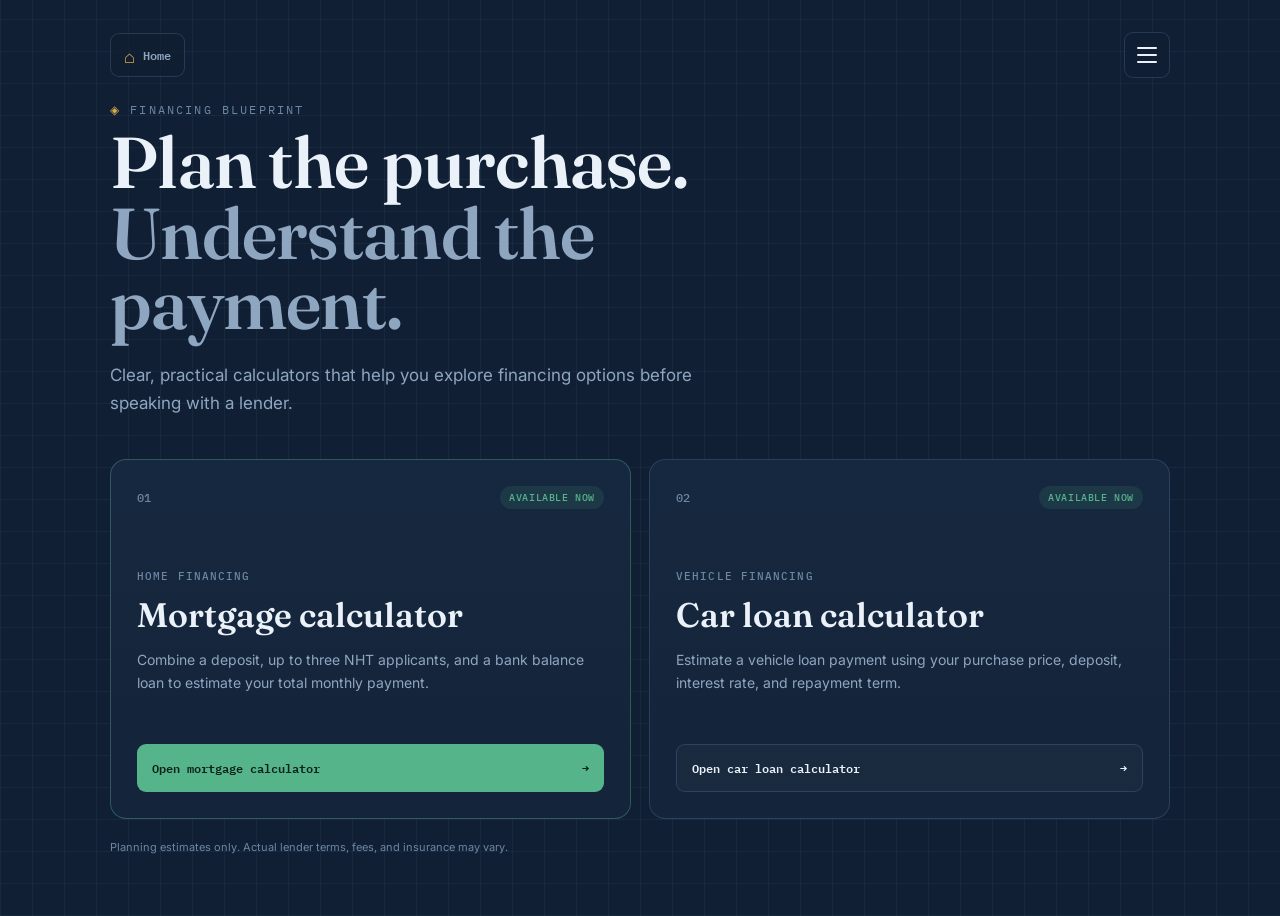
<file: index.html>
<!DOCTYPE html>
<html lang="en">
<head>
<meta charset="UTF-8">
<meta name="viewport" content="width=device-width, initial-scale=1">
<meta name="description" content="Simple planning tools for mortgages and car loans in Jamaica.">
<title>Financing Blueprint</title>
<link rel="stylesheet" href="styles.css">
</head>
<body class="home-page">
  <header class="site-header">
    <a class="home-button" href="index.html" aria-label="Go to homepage"><span aria-hidden="true">⌂</span> Home</a>
    <div class="site-menu">
      <button class="menu-toggle" type="button" aria-label="Open navigation menu" aria-expanded="false" aria-controls="siteMenu">
        <span></span><span></span><span></span>
      </button>
      <nav class="menu-panel" id="siteMenu" aria-label="Site pages" hidden>
        <a href="index.html" aria-current="page">Home</a>
        <a href="mortgage-calculator.html">Mortgage calculator</a>
        <a href="car-loan-calculator.html">Car loan calculator</a>
      </nav>
    </div>
  </header>
<main class="home-shell">
  <header class="home-hero">
    <p class="eyebrow">Financing Blueprint</p>
    <h1>Plan the purchase.<br><span>Understand the payment.</span></h1>
    <p class="home-intro">Clear, practical calculators that help you explore financing options before speaking with a lender.</p>
  </header>

  <section class="tool-grid" aria-label="Available calculators">
    <article class="tool-card tool-card-featured">
      <div class="tool-card-top">
        <span class="tool-number">01</span>
        <span class="availability available">Available now</span>
      </div>
      <div>
        <p class="tool-kicker">Home financing</p>
        <h2>Mortgage calculator</h2>
        <p>Combine a deposit, up to three NHT applicants, and a bank balance loan to estimate your total monthly payment.</p>
      </div>
      <a class="tool-button primary" href="mortgage-calculator.html">Open mortgage calculator <span aria-hidden="true">→</span></a>
    </article>

    <article class="tool-card">
      <div class="tool-card-top">
        <span class="tool-number">02</span>
        <span class="availability available">Available now</span>
      </div>
      <div>
        <p class="tool-kicker">Vehicle financing</p>
        <h2>Car loan calculator</h2>
        <p>Estimate a vehicle loan payment using your purchase price, deposit, interest rate, and repayment term.</p>
      </div>
      <a class="tool-button secondary" href="car-loan-calculator.html">Open car loan calculator <span aria-hidden="true">→</span></a>
    </article>
  </section>

  <p class="home-note">Planning estimates only. Actual lender terms, fees, and insurance may vary.</p>
</main>
<script src="navigation.js"></script>
</body>
</html>
</file>
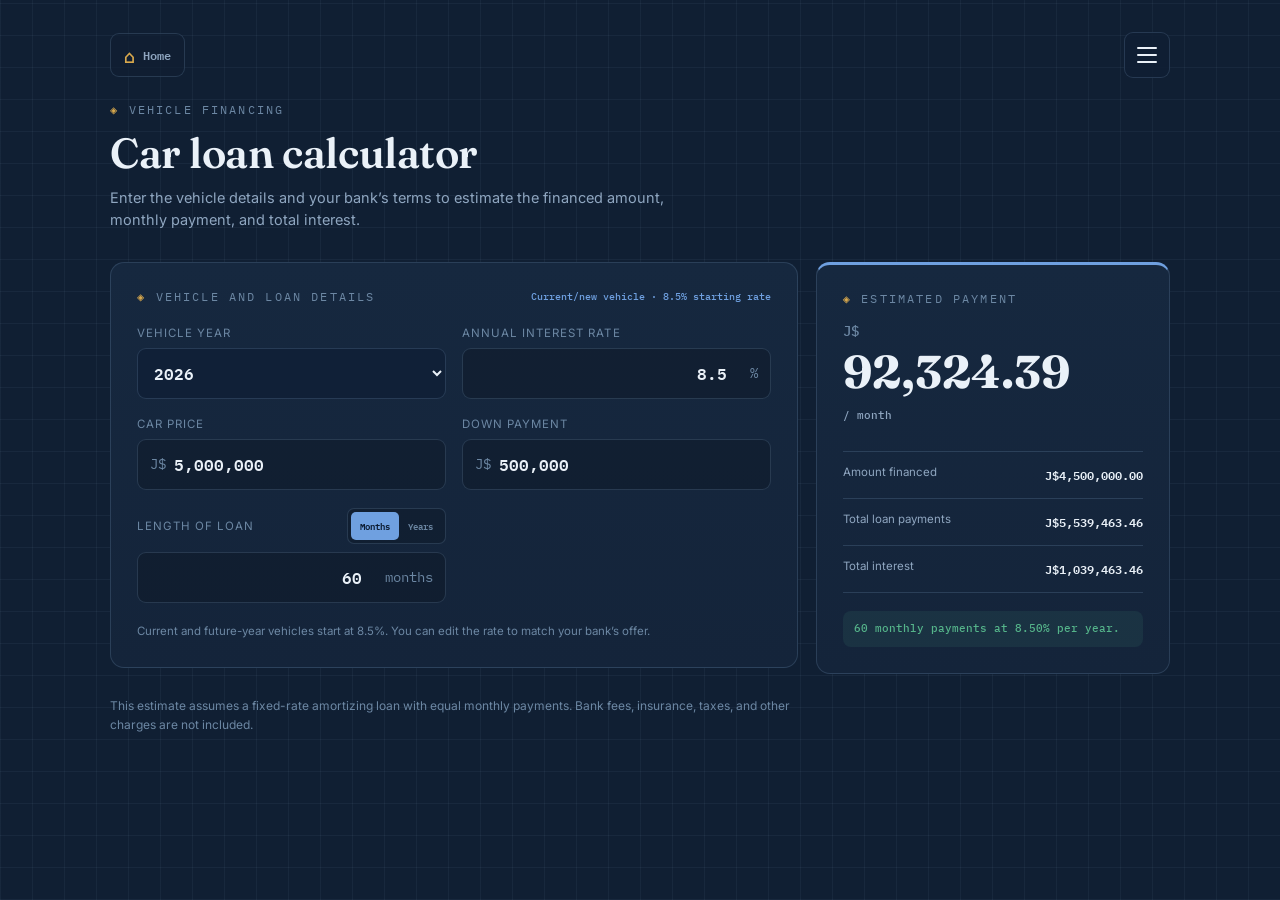
<file: car-loan-calculator.html>
<!DOCTYPE html>
<html lang="en">
<head>
<meta charset="UTF-8">
<meta name="viewport" content="width=device-width, initial-scale=1">
<meta name="description" content="Estimate a car loan payment using the vehicle year, price, down payment, bank rate, and loan term.">
<title>Car Loan Calculator — Financing Blueprint</title>
<link rel="stylesheet" href="styles.css">
</head>
<body class="car-loan-page">
  <header class="site-header">
    <a class="home-button" href="index.html" aria-label="Go to homepage"><span aria-hidden="true">⌂</span> Home</a>
    <div class="site-menu">
      <button class="menu-toggle" type="button" aria-label="Open navigation menu" aria-expanded="false" aria-controls="siteMenu">
        <span></span><span></span><span></span>
      </button>
      <nav class="menu-panel" id="siteMenu" aria-label="Site pages" hidden>
        <a href="index.html">Home</a>
        <a href="mortgage-calculator.html">Mortgage calculator</a>
        <a href="car-loan-calculator.html" aria-current="page">Car loan calculator</a>
      </nav>
    </div>
  </header>
<main class="car-calculator-shell">
  <header class="calculator-heading">
    <p class="eyebrow">Vehicle financing</p>
    <h1>Car loan calculator</h1>
    <p class="sub">Enter the vehicle details and your bank’s terms to estimate the financed amount, monthly payment, and total interest.</p>
  </header>

  <div class="car-calculator-grid">
    <section class="panel car-input-panel" aria-labelledby="vehicleDetailsHeading">
      <div class="section-heading">
        <p class="eyebrow" id="vehicleDetailsHeading">Vehicle and loan details</p>
        <span class="year-rule" id="yearRule">Rate based on vehicle year</span>
      </div>

      <div class="car-fields-grid">
        <div class="top-field">
          <label for="vehicleYear">Vehicle year</label>
          <select class="select-input" id="vehicleYear"></select>
        </div>

        <div class="top-field">
          <label for="interestRate">Annual interest rate</label>
          <div class="money-input suffix-input"><input type="number" inputmode="decimal" id="interestRate" value="8.5" min="0" step="0.01"><span>%</span></div>
        </div>

        <div class="top-field">
          <label for="carPrice">Car price</label>
          <div class="money-input"><span>J$</span><input type="text" inputmode="decimal" data-car-currency id="carPrice" value="5,000,000"></div>
        </div>

        <div class="top-field">
          <label for="downPayment">Down payment</label>
          <div class="money-input"><span>J$</span><input type="text" inputmode="decimal" data-car-currency id="downPayment" value="500,000"></div>
        </div>

        <div class="top-field car-term-field">
          <div class="term-label-row">
            <label for="loanTerm">Length of loan</label>
            <div class="term-unit-toggle" role="group" aria-label="Loan length unit">
              <button type="button" class="is-active" data-term-unit="months" aria-pressed="true">Months</button>
              <button type="button" data-term-unit="years" aria-pressed="false">Years</button>
            </div>
          </div>
          <div class="money-input suffix-input"><input type="number" inputmode="decimal" id="loanTerm" value="60" min="1" max="120" step="1"><span id="loanTermSuffix">months</span></div>
        </div>
      </div>
      <p class="rate-note" id="rateNote">Current and future-year vehicles start at 8.5%. You can edit the rate to match your bank’s offer.</p>
    </section>

    <aside class="panel car-results-panel" aria-live="polite">
      <p class="eyebrow">Estimated payment</p>
      <p class="car-monthly"><span>J$</span><strong id="carMonthlyPayment">0.00</strong><small>/ month</small></p>
      <div class="car-result-list">
        <div><span>Amount financed</span><strong id="amountFinanced">J$0.00</strong></div>
        <div><span>Total loan payments</span><strong id="totalLoanPayments">J$0.00</strong></div>
        <div><span>Total interest</span><strong id="totalInterest">J$0.00</strong></div>
      </div>
      <p class="car-status" id="carStatus">Enter your loan details to see an estimate.</p>
    </aside>
  </div>

  <p class="footnote">This estimate assumes a fixed-rate amortizing loan with equal monthly payments. Bank fees, insurance, taxes, and other charges are not included.</p>
</main>
<script src="navigation.js"></script>
<script src="car-loan.js"></script>
</body>
</html>
</file>
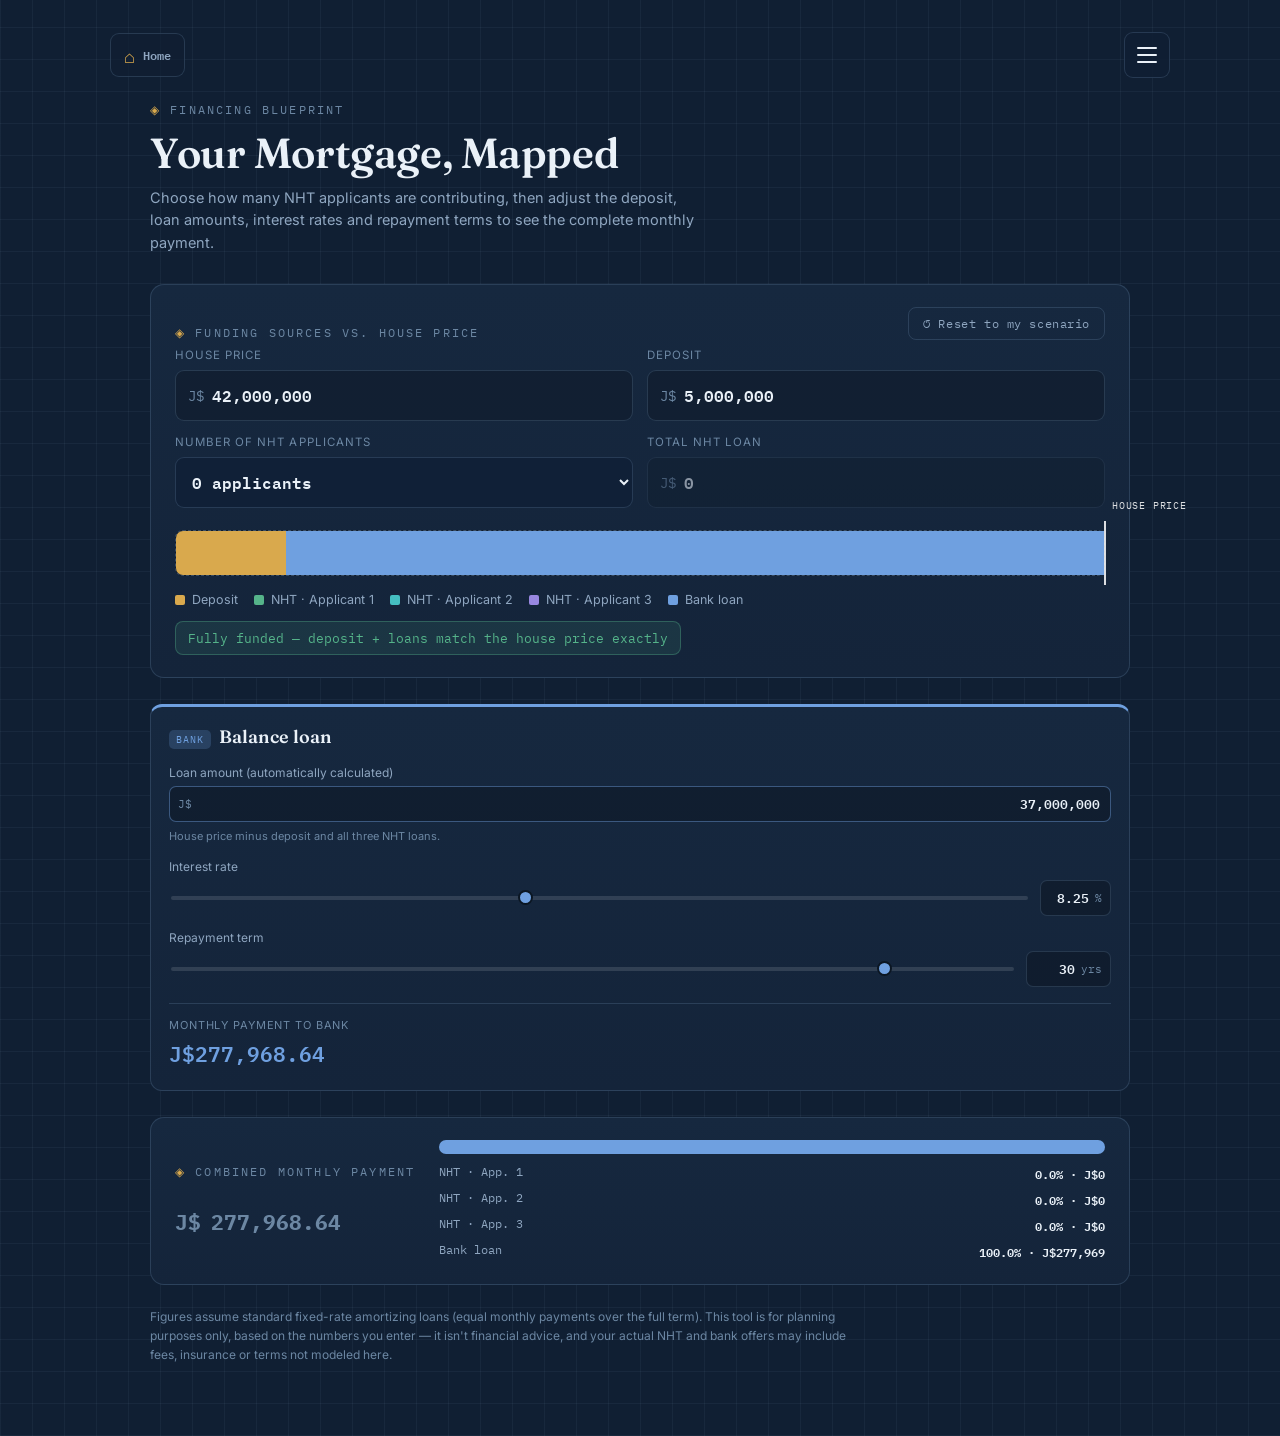
<file: mortgage-calculator.html>
<!DOCTYPE html>
<html lang="en">
<head>
<meta charset="UTF-8">
<meta name="viewport" content="width=device-width, initial-scale=1">
<meta name="description" content="Estimate mortgage payments using a deposit, NHT applicants, and a bank balance loan.">
<title>Mortgage Calculator — Financing Blueprint</title>
<link rel="stylesheet" href="styles.css">
</head>
<body>
  <header class="site-header">
    <a class="home-button" href="index.html" aria-label="Go to homepage"><span aria-hidden="true">⌂</span> Home</a>
    <div class="site-menu">
      <button class="menu-toggle" type="button" aria-label="Open navigation menu" aria-expanded="false" aria-controls="siteMenu">
        <span></span><span></span><span></span>
      </button>
      <nav class="menu-panel" id="siteMenu" aria-label="Site pages" hidden>
        <a href="index.html">Home</a>
        <a href="mortgage-calculator.html" aria-current="page">Mortgage calculator</a>
        <a href="car-loan-calculator.html">Car loan calculator</a>
      </nav>
    </div>
  </header>
<div class="wrap">

  <p class="eyebrow">Financing Blueprint</p>
  <h1>Your Mortgage, Mapped</h1>
  <p class="sub">Choose how many NHT applicants are contributing, then adjust the deposit, loan amounts, interest rates and repayment terms to see the complete monthly payment.</p>

  <!-- HOUSE PRICE / DEPOSIT -->
  <div class="panel">
    <div class="top-bar-row">
      <p class="eyebrow" style="margin:0;">Funding sources vs. house price</p>
      <button class="reset-btn" id="resetBtn">↺ Reset to my scenario</button>
    </div>

    <div class="top-grid">
      <div class="top-field">
        <label for="housePriceN">House price</label>
        <div class="money-input"><span>J$</span><input type="text" inputmode="decimal" data-currency id="housePriceN" value="42,000,000"></div>
      </div>
      <div class="top-field">
        <label for="depositN">Deposit</label>
        <div class="money-input"><span>J$</span><input type="text" inputmode="decimal" data-currency id="depositN" value="5,000,000"></div>
      </div>
      <div class="top-field">
        <label for="nhtApplicantCount">Number of NHT applicants</label>
        <select class="select-input" id="nhtApplicantCount">
          <option value="0" selected>0 applicants</option>
          <option value="1">1 applicant</option>
          <option value="2">2 applicants</option>
          <option value="3">3 applicants</option>
        </select>
      </div>
      <div class="top-field">
        <label for="nhtTotalN">Total NHT loan</label>
        <div class="money-input" id="nhtTotalWrap"><span>J$</span><input type="text" inputmode="decimal" data-currency id="nhtTotalN" value="0" disabled></div>
      </div>
    </div>

    <div class="blueprint-bar-shell">
      <div class="bar-track" id="barTrack">
        <div class="bar-seg" id="segDeposit" style="background:var(--deposit)"></div>
        <div class="bar-seg" id="segNht1" style="background:var(--nht1)"></div>
        <div class="bar-seg" id="segNht2" style="background:var(--nht2)"></div>
        <div class="bar-seg" id="segNht3" style="background:var(--nht3)"></div>
        <div class="bar-seg" id="segBank" style="background:var(--bank)"></div>
        <div class="price-mark" id="priceMark"></div>
      </div>
    </div>

    <div class="legend">
      <div class="legend-item"><span class="swatch" style="background:var(--deposit)"></span>Deposit</div>
      <div class="legend-item"><span class="swatch" style="background:var(--nht1)"></span>NHT · Applicant 1</div>
      <div class="legend-item"><span class="swatch" style="background:var(--nht2)"></span>NHT · Applicant 2</div>
      <div class="legend-item"><span class="swatch" style="background:var(--nht3)"></span>NHT · Applicant 3</div>
      <div class="legend-item"><span class="swatch" style="background:var(--bank)"></span>Bank loan</div>
    </div>

    <div id="fundingStatus" class="funding-status ok">Fully funded</div>
  </div>

  <!-- LOAN CARDS -->
  <div class="loans-grid">

    <div class="loan-card nht-card is-hidden" data-nht-applicant="1" style="--accent: var(--nht1)">
      <div class="loan-card-header"><span class="chip">NHT</span><h3>Applicant 1</h3></div>
      <div class="field">
        <div class="field-top"><label>Loan amount</label></div>
        <div class="field-row">
          <input type="range" id="nht1PrincipalR" min="0" max="30000000" step="50000" value="8500000">
          <div class="num-box"><span>J$</span><input type="text" inputmode="decimal" data-currency id="nht1PrincipalN" value="0"></div>
        </div>
      </div>
      <div class="field">
        <div class="field-top"><label>Interest rate</label></div>
        <div class="field-row">
          <input type="range" id="nht1RateR" min="0" max="10" step="0.05" value="5">
          <div class="num-box small"><input type="number" id="nht1RateN" value="5" step="0.05"><span>%</span></div>
        </div>
      </div>
      <div class="field">
        <div class="field-top"><label>Repayment term</label></div>
        <div class="field-row">
          <input type="range" id="nht1YearsR" min="1" max="40" step="1" value="30">
          <div class="num-box small"><input type="number" id="nht1YearsN" value="30" step="1"><span>yrs</span></div>
        </div>
      </div>
      <div class="loan-result">
        <span class="result-label">Monthly payment to NHT (App. 1)</span>
        <span class="result-value" id="nht1Monthly">—</span>
      </div>
    </div>

    <div class="loan-card nht-card is-hidden" data-nht-applicant="2" style="--accent: var(--nht2)">
      <div class="loan-card-header"><span class="chip">NHT</span><h3>Applicant 2</h3></div>
      <div class="field">
        <div class="field-top"><label>Loan amount</label></div>
        <div class="field-row">
          <input type="range" id="nht2PrincipalR" min="0" max="30000000" step="50000" value="8500000">
          <div class="num-box"><span>J$</span><input type="text" inputmode="decimal" data-currency id="nht2PrincipalN" value="0"></div>
        </div>
      </div>
      <div class="field">
        <div class="field-top"><label>Interest rate</label></div>
        <div class="field-row">
          <input type="range" id="nht2RateR" min="0" max="10" step="0.05" value="5">
          <div class="num-box small"><input type="number" id="nht2RateN" value="5" step="0.05"><span>%</span></div>
        </div>
      </div>
      <div class="field">
        <div class="field-top"><label>Repayment term</label></div>
        <div class="field-row">
          <input type="range" id="nht2YearsR" min="1" max="40" step="1" value="40">
          <div class="num-box small"><input type="number" id="nht2YearsN" value="40" step="1"><span>yrs</span></div>
        </div>
      </div>
      <div class="loan-result">
        <span class="result-label">Monthly payment to NHT (App. 2)</span>
        <span class="result-value" id="nht2Monthly">—</span>
      </div>
    </div>

    <div class="loan-card nht-card is-hidden" data-nht-applicant="3" style="--accent: var(--nht3)">
      <div class="loan-card-header"><span class="chip">NHT</span><h3>Applicant 3</h3></div>
      <div class="field">
        <div class="field-top"><label>Loan amount</label></div>
        <div class="field-row">
          <input type="range" id="nht3PrincipalR" min="0" max="30000000" step="50000" value="0">
          <div class="num-box"><span>J$</span><input type="text" inputmode="decimal" data-currency id="nht3PrincipalN" value="0"></div>
        </div>
      </div>
      <div class="field">
        <div class="field-top"><label>Interest rate</label></div>
        <div class="field-row">
          <input type="range" id="nht3RateR" min="0" max="10" step="0.05" value="5">
          <div class="num-box small"><input type="number" id="nht3RateN" value="5" step="0.05"><span>%</span></div>
        </div>
      </div>
      <div class="field">
        <div class="field-top"><label>Repayment term</label></div>
        <div class="field-row">
          <input type="range" id="nht3YearsR" min="1" max="40" step="1" value="30">
          <div class="num-box small"><input type="number" id="nht3YearsN" value="30" step="1"><span>yrs</span></div>
        </div>
      </div>
      <div class="loan-result">
        <span class="result-label">Monthly payment to NHT (App. 3)</span>
        <span class="result-value" id="nht3Monthly">—</span>
      </div>
    </div>

    <div class="loan-card" style="--accent: var(--bank)">
      <div class="loan-card-header"><span class="chip">Bank</span><h3>Balance loan</h3></div>
      <div class="field">
        <div class="field-top"><label>Loan amount (automatically calculated)</label></div>
        <div class="field-row">
          <div class="num-box calculated-value"><span>J$</span><input type="text" inputmode="numeric" data-currency id="bankPrincipalN" value="20,000,000" readonly aria-label="Calculated bank balance loan amount"></div>
        </div>
        <p class="field-note">House price minus deposit and all three NHT loans.</p>
      </div>
      <div class="field">
        <div class="field-top"><label>Interest rate</label></div>
        <div class="field-row">
          <input type="range" id="bankRateR" min="0" max="20" step="0.05" value="8.25">
          <div class="num-box small"><input type="number" id="bankRateN" value="8.25" step="0.05"><span>%</span></div>
        </div>
      </div>
      <div class="field">
        <div class="field-top"><label>Repayment term</label></div>
        <div class="field-row">
          <input type="range" id="bankYearsR" min="1" max="35" step="1" value="30">
          <div class="num-box small"><input type="number" id="bankYearsN" value="30" step="1"><span>yrs</span></div>
        </div>
      </div>
      <div class="loan-result">
        <span class="result-label">Monthly payment to bank</span>
        <span class="result-value" id="bankMonthly">—</span>
      </div>
    </div>

  </div>

  <!-- TOTAL -->
  <div class="panel total-panel">
    <div class="total-left">
      <p class="eyebrow">Combined monthly payment</p>
      <div class="total-value"><span>J$</span> <span id="totalMonthly">0</span></div>
    </div>
    <div class="stack-bar">
      <div class="stack-row" id="paymentStackRow"></div>
      <div class="stack-labels" id="paymentStackLabels"></div>
    </div>
  </div>

  <p class="footnote">Figures assume standard fixed-rate amortizing loans (equal monthly payments over the full term). This tool is for planning purposes only, based on the numbers you enter — it isn't financial advice, and your actual NHT and bank offers may include fees, insurance or terms not modeled here.</p>

</div>

<script src="navigation.js"></script>
<script src="script.js"></script>
</body>
</html>
</file>
<file: styles.css>
@import url('https://fonts.googleapis.com/css2?family=Fraunces:opsz,wght@9..144,400;9..144,600;9..144,700&family=Inter:wght@400;500;600;700&family=IBM+Plex+Mono:wght@400;500;600&display=swap');

  :root{
    --bg: #101F33;
    --panel: #16283F;
    --panel-2: #14243A;
    --panel-border: rgba(147,185,220,0.18);
    --grid-line: rgba(160,196,230,0.055);
    --text: #EAF1F8;
    --muted: #8FA6C0;
    --muted-2: #6C87A3;
    --deposit: #D9A94D;
    --nht1: #55B48A;
    --nht2: #45BFC2;
    --nht3: #9887E0;
    --bank: #6FA0E0;
    --danger: #E17A6B;
    --ok: #55B48A;
  }

  *{ box-sizing: border-box; }

  html{ -webkit-text-size-adjust:100%; }

  body{
    margin:0;
    background:
      repeating-linear-gradient(0deg, var(--grid-line) 0px, var(--grid-line) 1px, transparent 1px, transparent 32px),
      repeating-linear-gradient(90deg, var(--grid-line) 0px, var(--grid-line) 1px, transparent 1px, transparent 32px),
      var(--bg);
    color: var(--text);
    font-family: 'Inter', sans-serif;
    padding: 32px 18px 60px;
    min-height: 100vh;
  }

  .wrap{ max-width: 980px; margin: 0 auto; }

  .eyebrow{
    font-family: 'IBM Plex Mono', monospace;
    font-size: 12px;
    letter-spacing: 0.18em;
    text-transform: uppercase;
    color: var(--muted-2);
    margin: 0 0 10px;
  }
  .eyebrow::before{ content: "◈ "; color: var(--deposit); }

  h1{
    font-family: 'Fraunces', serif;
    font-weight: 600;
    font-size: clamp(28px, 4.4vw, 42px);
    margin: 0 0 8px;
    letter-spacing: -0.01em;
  }
  .sub{
    color: var(--muted);
    font-size: 14.5px;
    max-width: 560px;
    line-height: 1.55;
    margin: 0 0 30px;
  }

  .panel{
    background: linear-gradient(180deg, var(--panel), var(--panel-2));
    border: 1px solid var(--panel-border);
    border-radius: 14px;
    padding: 22px 24px;
  }

  /* ---- top summary ---- */
  .top-grid{
    display:grid;
    grid-template-columns: 1fr 1fr;
    gap: 14px;
    margin-bottom: 18px;
  }
  @media (max-width: 620px){ .top-grid{ grid-template-columns: 1fr; } }

  .top-field label{
    display:block;
    font-size: 11.5px;
    text-transform: uppercase;
    letter-spacing: 0.09em;
    color: var(--muted-2);
    margin-bottom: 8px;
  }
  .top-field .money-input{
    width: 100%;
  }

  .money-input{
    display:flex;
    align-items:center;
    background: rgba(0,0,0,0.18);
    border: 1px solid var(--panel-border);
    border-radius: 9px;
    padding: 10px 12px;
  }
  .money-input span{ color: var(--muted-2); font-family:'IBM Plex Mono',monospace; font-size:14px; margin-right:6px;}
  .money-input input{
    border:none; background:transparent; color: var(--text);
    font-family:'IBM Plex Mono', monospace; font-size: 16px; font-weight:600;
    width:100%; outline:none;
  }
  .money-input:has(input:disabled){ opacity:0.55; }
  .money-input input:disabled{ cursor:not-allowed; }
  .select-input{
    width:100%;
    min-height:43px;
    border:1px solid var(--panel-border);
    border-radius:9px;
    background:#102037;
    color:var(--text);
    padding:10px 12px;
    font:600 16px 'IBM Plex Mono', monospace;
    outline:none;
  }
  .select-input:focus, .money-input:focus-within, .num-box:focus-within{
    border-color:rgba(111,160,224,0.7);
  }

  /* ---- blueprint bar ---- */
  .blueprint-bar-shell{ margin-top: 22px; }
  .bar-track{
    position: relative;
    height: 46px;
    border-radius: 8px;
    overflow: visible;
    display:flex;
    background: rgba(0,0,0,0.25);
    border: 1px dashed rgba(160,196,230,0.3);
  }
  .bar-seg{
    height: 100%;
    position: relative;
    transition: width 0.15s ease;
  }
  .bar-seg:first-child{ border-radius: 7px 0 0 7px; }
  .price-mark{
    position:absolute;
    top: -10px;
    bottom: -10px;
    width: 0;
    border-left: 2px solid #fff;
    opacity: 0.85;
  }
  .price-mark::after{
    content: "HOUSE PRICE";
    position:absolute;
    top: -22px;
    left: 6px;
    font-family:'IBM Plex Mono', monospace;
    font-size: 10px;
    letter-spacing: 0.08em;
    color: #fff;
    white-space:nowrap;
  }
  .legend{
    display:flex; flex-wrap:wrap; gap: 16px;
    margin-top: 16px;
  }
  .legend-item{ display:flex; align-items:center; gap:7px; font-size: 12.5px; color: var(--muted); }
  .swatch{ width:10px; height:10px; border-radius:2px; display:inline-block; }

  .funding-status{
    margin-top: 14px;
    font-family:'IBM Plex Mono', monospace;
    font-size: 12.5px;
    padding: 8px 12px;
    border-radius: 8px;
    display:inline-block;
  }
  .funding-status.ok{ background: rgba(85,180,138,0.12); color: var(--ok); border:1px solid rgba(85,180,138,0.35); }
  .funding-status.bad{ background: rgba(225,122,107,0.12); color: var(--danger); border:1px solid rgba(225,122,107,0.35); }

  /* ---- loan cards ---- */
  .loans-grid{
    display:grid;
    grid-template-columns: repeat(auto-fit, minmax(210px, 1fr));
    gap: 16px;
    margin: 26px 0;
  }
  @media (max-width: 620px){ .loans-grid{ grid-template-columns: 1fr; } }

  .loan-card{
    background: linear-gradient(180deg, var(--panel), var(--panel-2));
    border: 1px solid var(--panel-border);
    border-top: 3px solid var(--accent);
    border-radius: 12px;
    padding: 18px 18px 20px;
  }
  .loan-card.is-hidden{ display:none; }
  .loan-card-header{ display:flex; align-items:baseline; gap:8px; margin-bottom: 16px; }
  .chip{
    font-family:'IBM Plex Mono', monospace;
    font-size: 10px;
    letter-spacing: 0.1em;
    background: color-mix(in srgb, var(--accent) 22%, transparent);
    color: var(--accent);
    padding: 3px 7px;
    border-radius: 5px;
    text-transform: uppercase;
  }
  .loan-card h3{ margin:0; font-family:'Fraunces', serif; font-weight:600; font-size: 18px; }

  .field{ margin-bottom: 14px; }
  .field-top{
    display:flex; justify-content:space-between; align-items:baseline;
    margin-bottom: 6px;
  }
  .field-top label{ font-size: 12px; color: var(--muted); }
  .field-top .val{
    font-family:'IBM Plex Mono', monospace;
    font-size: 12.5px;
    color: var(--text);
    background: rgba(0,0,0,0.2);
    padding: 2px 7px;
    border-radius: 5px;
  }

  .field-row{ display:flex; align-items:center; gap:10px; }
  .field-row input[type="range"]{ flex:1; min-width: 0; }

  .num-box{
    display:flex; align-items:center; gap:4px;
    background: rgba(0,0,0,0.22);
    border: 1px solid var(--panel-border);
    border-radius: 7px;
    padding: 5px 8px;
    flex: 0 0 auto;
  }
  .num-box span{ color: var(--muted-2); font-family:'IBM Plex Mono', monospace; font-size: 10.5px; white-space:nowrap; }
  .num-box input{
    border:none; background:transparent; color: var(--text);
    font-family:'IBM Plex Mono', monospace; font-size: 12.5px; font-weight:600;
    width: 76px; outline:none; text-align:right;
    -moz-appearance: textfield;
  }
  .num-box.small input{ width: 42px; }
  .num-box.calculated-value{ width:100%; border-color:color-mix(in srgb, var(--bank) 45%, transparent); }
  .num-box.calculated-value input{
    flex:1 1 auto;
    width:100%;
    min-width:0;
    cursor:default;
  }
  .field-note{ margin:7px 0 0; color:var(--muted-2); font-size:11px; line-height:1.4; }
  .num-box input[type="number"]::-webkit-outer-spin-button,
  .num-box input[type="number"]::-webkit-inner-spin-button{ -webkit-appearance:none; margin:0; }

  input[type="range"]{
    -webkit-appearance:none;
    width:100%;
    height: 4px;
    border-radius: 3px;
    background: rgba(255,255,255,0.12);
    outline:none;
  }
  input[type="range"]::-webkit-slider-thumb{
    -webkit-appearance:none;
    width:15px; height:15px; border-radius:50%;
    background: var(--accent);
    border: 2px solid #0b1622;
    cursor:pointer;
    margin-top:-1px;
  }
  input[type="range"]::-moz-range-thumb{
    width:13px; height:13px; border-radius:50%;
    background: var(--accent); border: 2px solid #0b1622; cursor:pointer;
  }

  .loan-result{
    margin-top: 16px;
    padding-top: 14px;
    border-top: 1px solid var(--panel-border);
  }
  .loan-result .result-label{
    display:block; font-size: 11px; text-transform:uppercase; letter-spacing:0.08em; color: var(--muted-2); margin-bottom: 4px;
  }
  .loan-result .result-value{
    font-family:'IBM Plex Mono', monospace;
    font-size: 21px; font-weight: 600; color: var(--accent);
  }

  /* ---- total panel ---- */
  .total-panel{
    display:flex; flex-wrap:wrap; gap: 24px; align-items:center; justify-content:space-between;
  }
  .total-left .eyebrow{ margin-bottom: 6px; }
  .total-value{
    font-family:'Fraunces', serif;
    font-weight: 700;
    font-size: clamp(34px, 5.6vw, 52px);
    color: var(--text);
    line-height:1;
  }
  .total-value span{ color: var(--muted-2); font-size: 0.4em; font-family:'IBM Plex Mono',monospace; }

  .stack-bar{
    flex: 1 1 260px;
    min-width: 220px;
  }
  .stack-row{ display:flex; height: 14px; border-radius: 7px; overflow:hidden; background: rgba(0,0,0,0.25); margin-bottom: 10px;}
  .stack-seg{ height:100%; }
  .stack-labels{ display:flex; flex-direction:column; gap:6px; font-family:'IBM Plex Mono', monospace; font-size: 12px; }
  .stack-labels .row{ display:flex; justify-content:space-between; color: var(--muted); }
  .stack-labels .row b{ color: var(--text); font-weight:600; }

  .reset-btn{
    background: transparent;
    border: 1px solid var(--panel-border);
    color: var(--muted);
    font-family:'IBM Plex Mono', monospace;
    font-size: 11.5px;
    letter-spacing: 0.05em;
    padding: 8px 14px;
    border-radius: 8px;
    cursor:pointer;
    transition: all 0.15s ease;
  }
  .reset-btn:hover{ color: var(--text); border-color: var(--muted); }

  .top-bar-row{ display:flex; justify-content:space-between; align-items:flex-end; gap: 12px; flex-wrap:wrap; margin-bottom: 8px;}

  .footnote{
    margin-top: 22px;
    font-size: 12px;
    color: var(--muted-2);
    line-height: 1.6;
    max-width: 700px;
  }

  /* ---- site navigation ---- */
  .site-header{
    position:relative;
    z-index:20;
    width:min(1060px, 100%);
    margin:0 auto 24px;
    display:flex;
    justify-content:space-between;
    align-items:center;
  }
  .home-button{
    min-height:44px;
    display:inline-flex;
    align-items:center;
    gap:8px;
    padding:9px 13px;
    border:1px solid var(--panel-border);
    border-radius:9px;
    background:rgba(16,31,51,0.75);
    color:var(--muted);
    font:600 12px 'IBM Plex Mono', monospace;
    text-decoration:none;
    transition:color 0.15s ease, border-color 0.15s ease;
  }
  .home-button:hover{ color:var(--text); border-color:var(--muted); }
  .home-button span{ color:var(--deposit); font-size:18px; line-height:1; }
  .site-menu{ position:relative; }
  .menu-toggle{
    width:46px;
    height:46px;
    display:flex;
    flex-direction:column;
    justify-content:center;
    align-items:center;
    gap:5px;
    padding:0;
    border:1px solid var(--panel-border);
    border-radius:9px;
    background:rgba(16,31,51,0.9);
    cursor:pointer;
  }
  .menu-toggle span{
    width:20px;
    height:2px;
    border-radius:2px;
    background:var(--text);
    transition:transform 0.15s ease, opacity 0.15s ease;
  }
  .menu-toggle[aria-expanded="true"] span:nth-child(1){ transform:translateY(7px) rotate(45deg); }
  .menu-toggle[aria-expanded="true"] span:nth-child(2){ opacity:0; }
  .menu-toggle[aria-expanded="true"] span:nth-child(3){ transform:translateY(-7px) rotate(-45deg); }
  .menu-panel{
    position:absolute;
    top:calc(100% + 9px);
    right:0;
    width:min(280px, calc(100vw - 24px));
    padding:8px;
    border:1px solid var(--panel-border);
    border-radius:11px;
    background:#14243A;
    box-shadow:0 18px 50px rgba(0,0,0,0.35);
  }
  .menu-panel[hidden]{ display:none; }
  .menu-panel a{
    display:block;
    padding:12px;
    border-radius:7px;
    color:var(--muted);
    font:500 12px 'IBM Plex Mono', monospace;
    line-height:1.4;
    text-decoration:none;
  }
  .menu-panel a:hover{ color:var(--text); background:rgba(255,255,255,0.05); }
  .menu-panel a[aria-current="page"]{ color:var(--text); background:rgba(111,160,224,0.12); }

  /* ---- homepage ---- */
  .home-page, .coming-soon-page{ display:flex; flex-direction:column; align-items:center; }
  .home-shell{ width:min(1060px, 100%); margin:0 auto; }
  .home-hero{ max-width:760px; margin-bottom:42px; }
  .home-hero h1{ font-size:clamp(42px, 7vw, 72px); line-height:0.98; margin-bottom:22px; }
  .home-hero h1 span{ color:var(--muted); }
  .home-intro{ max-width:620px; color:var(--muted); font-size:17px; line-height:1.65; margin:0; }
  .tool-grid{ display:grid; grid-template-columns:repeat(2, minmax(0, 1fr)); gap:18px; }
  .tool-card{
    min-height:360px;
    display:flex;
    flex-direction:column;
    justify-content:space-between;
    gap:32px;
    padding:26px;
    background:linear-gradient(180deg, var(--panel), var(--panel-2));
    border:1px solid var(--panel-border);
    border-radius:16px;
  }
  .tool-card-featured{ border-color:rgba(85,180,138,0.38); }
  .tool-card-top{ display:flex; justify-content:space-between; align-items:center; gap:16px; }
  .tool-number{ color:var(--muted-2); font:500 12px 'IBM Plex Mono', monospace; }
  .availability{
    padding:5px 9px;
    border-radius:999px;
    font:500 10px 'IBM Plex Mono', monospace;
    letter-spacing:0.06em;
    text-transform:uppercase;
  }
  .availability.available{ color:var(--nht1); background:rgba(85,180,138,0.12); }
  .availability.coming{ color:var(--deposit); background:rgba(217,169,77,0.12); }
  .tool-kicker{ color:var(--muted-2); font:500 11px 'IBM Plex Mono', monospace; letter-spacing:0.1em; text-transform:uppercase; }
  .tool-card h2{ margin:8px 0 12px; font:600 clamp(26px, 3vw, 34px) 'Fraunces', serif; }
  .tool-card p:not(.tool-kicker){ color:var(--muted); font-size:14px; line-height:1.65; margin:0; }
  .tool-button{
    min-height:48px;
    display:flex;
    justify-content:space-between;
    align-items:center;
    gap:16px;
    border-radius:9px;
    padding:12px 15px;
    color:var(--text);
    font:600 12px 'IBM Plex Mono', monospace;
    text-decoration:none;
    transition:transform 0.15s ease, border-color 0.15s ease, background 0.15s ease;
  }
  .tool-button:hover{ transform:translateY(-2px); }
  .tool-button.primary{ background:var(--nht1); color:#0d211a; }
  .tool-button.secondary{ border:1px solid var(--panel-border); background:rgba(255,255,255,0.025); }
  .tool-button.secondary:hover{ border-color:var(--muted); }
  .home-note{ margin:20px 0 0; color:var(--muted-2); font-size:11px; line-height:1.6; }

  /* ---- coming soon ---- */
  .coming-soon-shell{ width:min(720px, 100%); margin:0 auto; }
  .coming-soon-card{
    padding:clamp(28px, 7vw, 64px);
    text-align:center;
    background:linear-gradient(180deg, var(--panel), var(--panel-2));
    border:1px solid var(--panel-border);
    border-top:3px solid var(--deposit);
    border-radius:18px;
  }
  .coming-icon{ display:block; color:var(--deposit); font-size:40px; margin-bottom:24px; }
  .coming-soon-card .eyebrow::before{ display:none; }
  .coming-soon-card h1{ font-size:clamp(34px, 7vw, 54px); }
  .coming-soon-card > p:not(.eyebrow){ max-width:520px; margin:0 auto 28px; color:var(--muted); line-height:1.7; }
  .coming-badge{
    display:inline-block;
    padding:8px 13px;
    border-radius:999px;
    background:rgba(217,169,77,0.12);
    color:var(--deposit);
    font:600 11px 'IBM Plex Mono', monospace;
    letter-spacing:0.08em;
    text-transform:uppercase;
  }

  /* ---- car loan calculator ---- */
  .car-calculator-shell{ width:min(1060px, 100%); margin:0 auto; }
  .calculator-heading{ max-width:680px; margin-bottom:28px; }
  .car-calculator-grid{ display:grid; grid-template-columns:minmax(0, 1.65fr) minmax(280px, 0.85fr); gap:18px; align-items:start; }
  .car-input-panel{ padding:26px; }
  .section-heading{ display:flex; justify-content:space-between; align-items:center; gap:16px; margin-bottom:22px; }
  .section-heading .eyebrow{ margin:0; }
  .year-rule{
    color:var(--bank);
    font:500 10px 'IBM Plex Mono', monospace;
    text-align:right;
  }
  .car-fields-grid{ display:grid; grid-template-columns:repeat(2, minmax(0, 1fr)); gap:18px 16px; }
  .car-term-field{ grid-column:1 / -1; max-width:calc(50% - 8px); }
  .term-label-row{ display:flex; justify-content:space-between; align-items:center; gap:12px; margin-bottom:8px; }
  .term-label-row > label{ margin:0; }
  .term-unit-toggle{ display:inline-flex; padding:3px; border:1px solid var(--panel-border); border-radius:7px; background:rgba(0,0,0,0.16); }
  .term-unit-toggle button{
    min-height:28px;
    padding:5px 9px;
    border:0;
    border-radius:5px;
    background:transparent;
    color:var(--muted-2);
    font:600 9px 'IBM Plex Mono', monospace;
    cursor:pointer;
  }
  .term-unit-toggle button.is-active{ background:var(--bank); color:#0b1b30; }
  .suffix-input input{ text-align:right; }
  .suffix-input span{ margin:0 0 0 6px; }
  .rate-note{ margin:20px 0 0; color:var(--muted-2); font-size:11.5px; line-height:1.55; }

  .car-results-panel{ position:sticky; top:20px; padding:26px; border-top:3px solid var(--bank); }
  .car-monthly{ margin:14px 0 28px; }
  .car-monthly > span{ color:var(--muted-2); font:500 14px 'IBM Plex Mono', monospace; }
  .car-monthly strong{ display:block; margin:3px 0; color:var(--text); font:700 clamp(32px, 4vw, 46px) 'Fraunces', serif; overflow-wrap:anywhere; }
  .car-monthly small{ color:var(--muted); font:500 11px 'IBM Plex Mono', monospace; }
  .car-result-list{ display:flex; flex-direction:column; border-top:1px solid var(--panel-border); }
  .car-result-list > div{ display:flex; justify-content:space-between; gap:16px; padding:13px 0; border-bottom:1px solid var(--panel-border); }
  .car-result-list span{ color:var(--muted); font-size:11.5px; }
  .car-result-list strong{ color:var(--text); font:600 11.5px 'IBM Plex Mono', monospace; text-align:right; }
  .car-status{ margin:18px 0 0; padding:10px 11px; border-radius:8px; font:500 10.5px/1.5 'IBM Plex Mono', monospace; }
  .car-status.ready{ color:var(--ok); background:rgba(85,180,138,0.1); }
  .car-status.warning{ color:var(--danger); background:rgba(225,122,107,0.1); }

  /* ---- responsive layout ---- */
  @media (max-width: 760px){
    body{ padding:24px 14px 44px; }
    .panel{ padding:20px; }
    .loans-grid{ grid-template-columns:repeat(2, minmax(0, 1fr)); }
    .total-panel{ align-items:stretch; }
    .total-left, .stack-bar{ flex-basis:100%; min-width:0; }
    .tool-grid{ grid-template-columns:1fr; }
    .home-page, .coming-soon-page{ align-items:flex-start; }
    .car-calculator-grid{ grid-template-columns:1fr; }
    .car-results-panel{ position:static; }
  }

  @media (max-width: 560px){
    body{ padding:20px 12px 36px; }
    h1{ font-size:clamp(28px, 10vw, 36px); line-height:1.08; }
    .sub{ font-size:14px; margin-bottom:24px; }
    .panel{ padding:16px; border-radius:12px; }

    .top-bar-row{ align-items:stretch; gap:14px; }
    .top-bar-row .eyebrow{ width:100%; }
    .reset-btn{ width:100%; min-height:44px; }
    .top-grid{ grid-template-columns:1fr; gap:12px; }
    .money-input{ padding:11px 12px; }
    .money-input input{ min-width:0; font-size:16px; }

    .blueprint-bar-shell{ margin-top:28px; }
    .bar-track{ height:38px; }
    .price-mark::after{ top:-20px; left:auto; right:6px; font-size:9px; }
    .legend{ display:grid; grid-template-columns:repeat(2, minmax(0, 1fr)); gap:10px 12px; }
    .legend-item{ min-width:0; font-size:11.5px; }
    .funding-status{ display:block; width:100%; font-size:11.5px; line-height:1.5; }

    .loans-grid{ grid-template-columns:1fr; gap:14px; margin:20px 0; }
    .loan-card{ padding:16px; }
    .field{ margin-bottom:16px; }
    .field-row{ gap:12px; }
    .field-row input[type="range"]{ height:8px; }
    input[type="range"]::-webkit-slider-thumb{ width:22px; height:22px; }
    input[type="range"]::-moz-range-thumb{ width:20px; height:20px; }
    .num-box{ padding:8px 9px; }
    .num-box input{ font-size:16px; width:92px; }
    .num-box.small input{ width:52px; }
    .loan-result .result-value{ overflow-wrap:anywhere; }

    .total-panel{ gap:20px; }
    .total-value{ font-size:clamp(32px, 12vw, 46px); overflow-wrap:anywhere; }
    .stack-labels{ font-size:11px; }
    .stack-labels .row{ gap:12px; align-items:flex-start; }
    .stack-labels .row span{ min-width:0; }
    .stack-labels .row b{ flex:0 0 auto; text-align:right; }
    .site-header{ margin-bottom:18px; }
    .home-hero{ margin-bottom:28px; }
    .home-hero h1{ font-size:clamp(38px, 13vw, 54px); }
    .home-intro{ font-size:15px; }
    .tool-card{ min-height:320px; padding:20px; }
    .coming-soon-card{ padding:32px 20px; }
    .calculator-heading{ margin-bottom:22px; }
    .car-input-panel, .car-results-panel{ padding:18px; }
    .section-heading{ align-items:flex-start; flex-direction:column; gap:7px; }
    .year-rule{ text-align:left; }
    .car-fields-grid{ grid-template-columns:1fr; gap:14px; }
    .car-term-field{ grid-column:auto; max-width:none; }
  }

  @media (max-width: 360px){
    body{ padding-inline:8px; }
    .panel, .loan-card{ padding:14px; }
    .legend{ grid-template-columns:1fr; }
    .field-row{ align-items:stretch; flex-direction:column; }
    .field-row .num-box{ width:100%; }
    .field-row .num-box input{ width:100%; }
    .field-row input[type="range"]{ width:100%; min-height:22px; }
    .stack-labels .row{ flex-direction:column; gap:2px; }
    .stack-labels .row b{ text-align:left; }
  }
</file>
